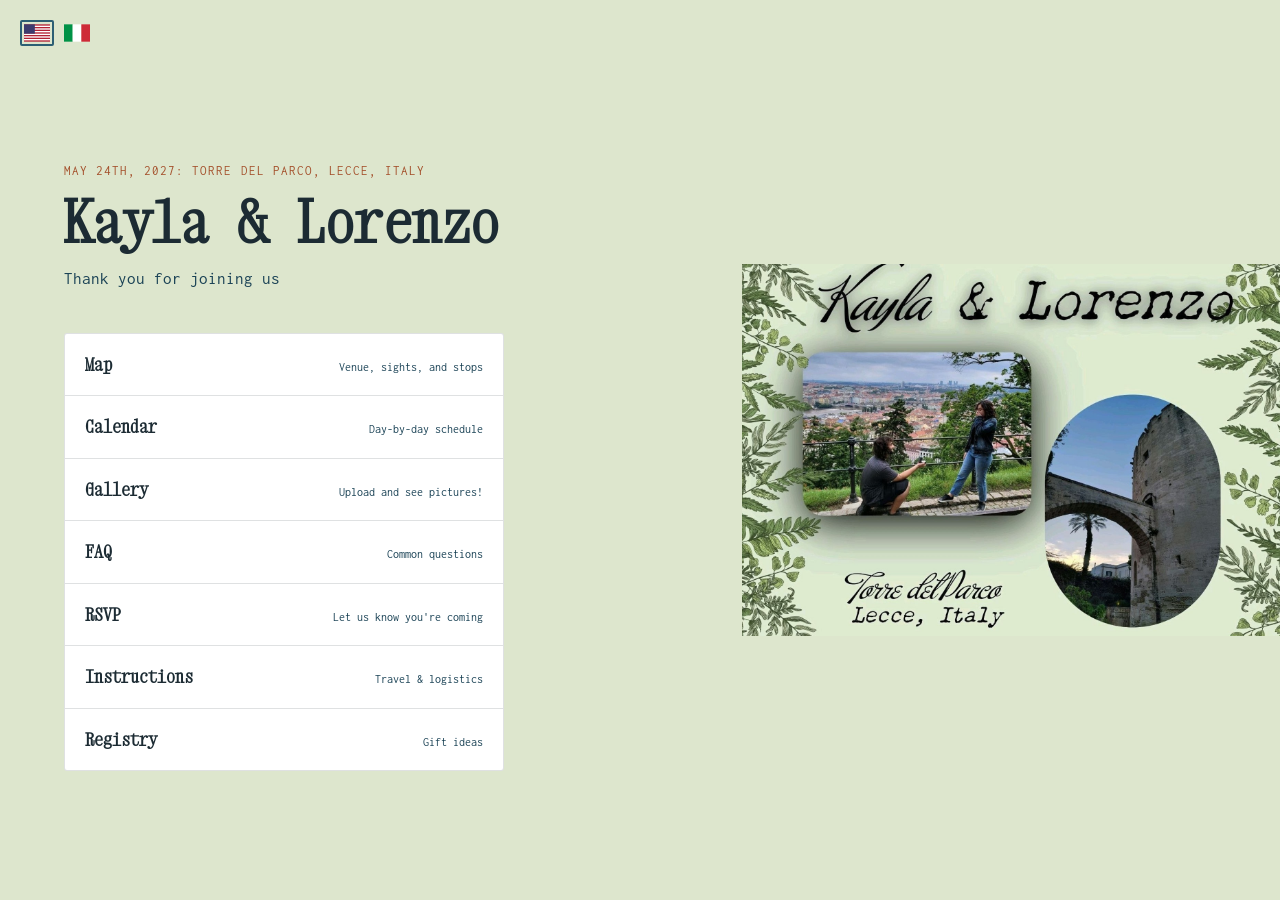
<file: index.html>
<!DOCTYPE html>
<html lang="en">
<head>
<meta charset="UTF-8" />
<meta name="viewport" content="width=device-width, initial-scale=1.0" />
<title>Kayla &amp; Lorenzo</title>
<meta name="description" content="Kayla and Lorenzo's wedding — map, calendar, FAQ, RSVP, instructions, and registry." />
<link rel="preconnect" href="https://fonts.googleapis.com">
<link rel="preconnect" href="https://fonts.gstatic.com" crossorigin>
<link href="https://fonts.googleapis.com/css2?family=Xanh+Mono:ital@0;1&family=Inconsolata:wght@200..900&display=swap" rel="stylesheet">
<link rel="stylesheet" href="assets/css/style.css?v=2" />
<link rel="stylesheet" href="assets/css/landing.css?v=3" />
</head>
<body class="landing-body">

<div class="lang-toggle" role="group" aria-label="Language">
  <button type="button" class="lang-btn active" data-lang="en" aria-pressed="true" aria-label="English">
    <svg viewBox="0 0 24 16" width="26" height="18"><g>
      <rect width="24" height="16" fill="#B22234"/>
      <g fill="#fff"><rect y="1.23" width="24" height="1.23"/><rect y="3.69" width="24" height="1.23"/><rect y="6.15" width="24" height="1.23"/><rect y="8.62" width="24" height="1.23"/><rect y="11.08" width="24" height="1.23"/><rect y="13.54" width="24" height="1.23"/></g>
      <rect width="10" height="8.62" fill="#3C3B6E"/>
    </g></svg>
  </button>
  <button type="button" class="lang-btn" data-lang="it" aria-pressed="false" aria-label="Italiano">
    <svg viewBox="0 0 24 16" width="26" height="18">
      <rect width="8" height="16" fill="#009246"/>
      <rect x="8" width="8" height="16" fill="#fff"/>
      <rect x="16" width="8" height="16" fill="#CE2B37"/>
    </svg>
  </button>
</div>

<main class="landing-split">

  <div class="landing-content">
    <p class="landing-eyebrow" data-i18n="eyebrow">May 24th, 2027: Torre del Parco, Lecce, Italy</p>
    <h1 class="landing-title">Kayla &amp; Lorenzo</h1>
    <p class="landing-tagline" data-i18n="tagline">Thank you for joining us</p>

    <nav class="landing-directory" aria-label="Site sections">
      <a href="map.html" class="directory-link">
        <span class="directory-label" data-i18n="navMap">Map</span>
        <span class="directory-note" data-i18n="navMapNote">Venue, sights, and stops</span>
      </a>
      <a href="calendar.html" class="directory-link">
        <span class="directory-label" data-i18n="navCalendar">Calendar</span>
        <span class="directory-note" data-i18n="navCalendarNote">Day-by-day schedule</span>
      </a>
      <a href="gallery.html" class="directory-link">
        <span class="directory-label" data-i18n="navRegistry">Gallery</span>
        <span class="directory-note" data-i18n="navRegistryNote">Upload and see pictures!</span>
      </a>
      <a href="faq.html" class="directory-link">
        <span class="directory-label" data-i18n="navFaq">FAQ</span>
        <span class="directory-note" data-i18n="navFaqNote">Common questions</span>
      </a>
      <a href="rsvp.html" class="directory-link">
        <span class="directory-label" data-i18n="navRsvp">RSVP</span>
        <span class="directory-note" data-i18n="navRsvpNote">Let us know you're coming</span>
      </a>
      <a href="instructions.html" class="directory-link">
        <span class="directory-label" data-i18n="navInstructions">Instructions</span>
        <span class="directory-note" data-i18n="navInstructionsNote">Travel &amp; logistics</span>
      </a>
      <a href="registry.html" class="directory-link">
        <span class="directory-label" data-i18n="navRegistry">Registry</span>
        <span class="directory-note" data-i18n="navRegistryNote">Gift ideas</span>
      </a>
    </nav>
  </div>

  <div class="landing-image-wrap">
    <img src="assets/img/hero-vertical.jpg" alt="" class="landing-image" />
  </div>

</main>

<script src="assets/js/site-config.js?v=2"></script>
<script src="assets/js/landing.js?v=3"></script>
</body>
</html>
</file>
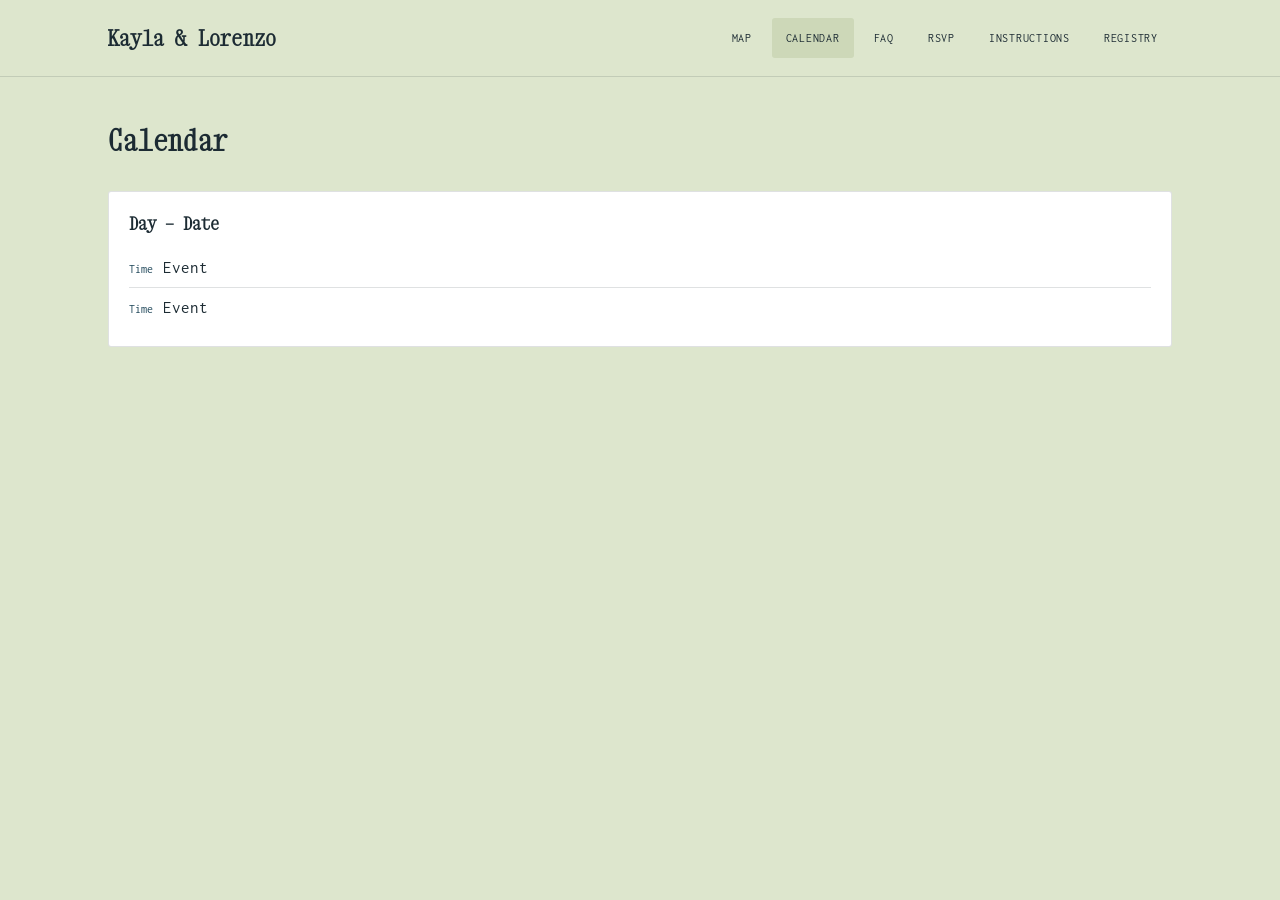
<file: calendar.html>
<!DOCTYPE html>
<html lang="en">
<head>
<meta charset="UTF-8" />
<meta name="viewport" content="width=device-width, initial-scale=1.0" />
<title>Calendar</title>
<link rel="preconnect" href="https://fonts.googleapis.com">
<link rel="preconnect" href="https://fonts.gstatic.com" crossorigin>
<link href="https://fonts.googleapis.com/css2?family=Xanh+Mono:ital@0;1&family=Inconsolata:wght@200..900&display=swap" rel="stylesheet">
<link rel="stylesheet" href="assets/css/style.css?v=2" />
</head>
<body>

<header class="site-header">
  <div class="wrap">
    <a href="index.html" class="brand">Kayla &amp; Lorenzo</a>
    <nav class="primary-nav">
      <a href="map.html" class="nav-link">Map</a>
      <a href="calendar.html" class="nav-link active">Calendar</a>
      <a href="faq.html" class="nav-link">FAQ</a>
      <a href="rsvp.html" class="nav-link">RSVP</a>
      <a href="instructions.html" class="nav-link">Instructions</a>
      <a href="registry.html" class="nav-link">Registry</a>
    </nav>
  </div>
</header>

<main>
  <div class="wrap page-content">
    <h1>Calendar</h1>

    <!-- One .day-block per day. Copy/paste this block and edit. -->
    <section class="day-block">
      <h2>Day — Date</h2>
      <ul class="event-list">
        <li><span class="event-time">Time</span>Event</li>
        <li><span class="event-time">Time</span>Event</li>
      </ul>
    </section>

  </div>
</main>

</body>
</html>
</file>
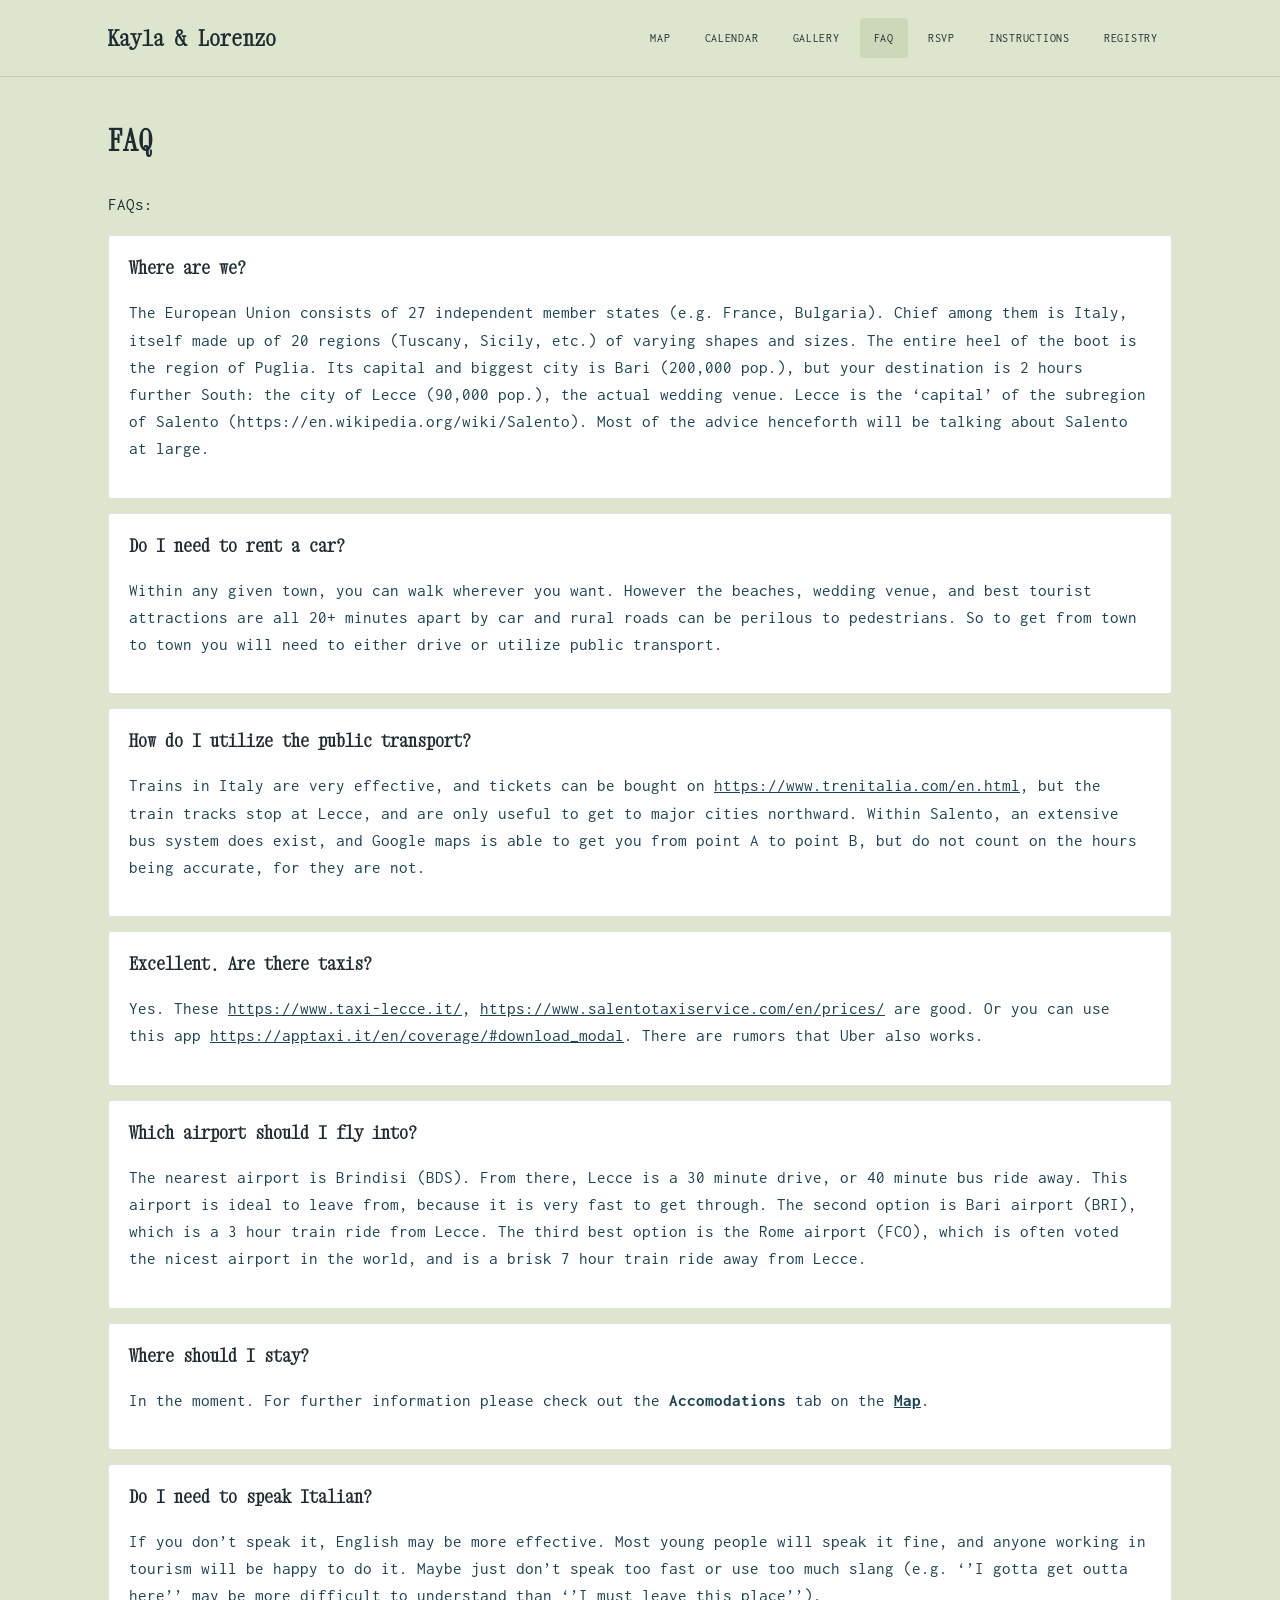
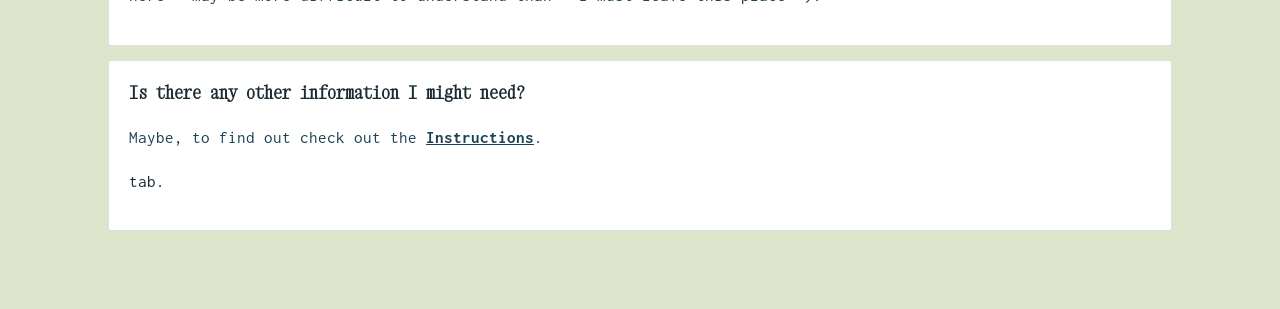
<file: faq.html>
<!DOCTYPE html>
<html lang="en">
<head>
<meta charset="UTF-8" />
<meta name="viewport" content="width=device-width, initial-scale=1.0" />
<title>FAQ</title>
<link rel="preconnect" href="https://fonts.googleapis.com">
<link rel="preconnect" href="https://fonts.gstatic.com" crossorigin>
<link href="https://fonts.googleapis.com/css2?family=Xanh+Mono:ital@0;1&family=Inconsolata:wght@200..900&display=swap" rel="stylesheet">
<link rel="stylesheet" href="assets/css/style.css?v=2" />
</head>
<body>

<header class="site-header">
  <div class="wrap">
    <a href="index.html" class="brand">Kayla &amp; Lorenzo</a>
    <nav class="primary-nav">
      <a href="map.html" class="nav-link">Map</a>
      <a href="calendar.html" class="nav-link">Calendar</a>
      <a href="gallery.html" class="nav-link">Gallery</a>
      <a href="faq.html" class="nav-link active">FAQ</a>
      <a href="rsvp.html" class="nav-link">RSVP</a>
      <a href="instructions.html" class="nav-link">Instructions</a>
      <a href="registry.html" class="nav-link">Registry</a>
    </nav>
  </div>
</header>

<main>
  <div class="wrap page-content">
    <h1>FAQ</h1>

    <!--
      Do not edit below by hand. This content is generated automatically
      from content/faq.docx by .github/workflows/build-content.yml.
      Edit content/faq.docx, commit/push it, and this block updates itself.
    -->
    <!-- CONTENT:START -->
    <div class="rsvp-intro"><p>FAQs:</p></div>
    <div class="faq-item">
      <h2 class="faq-question">Where are we?</h2>
      <div class="faq-answer"><p>The European Union consists of 27 independent member states (e.g. France, Bulgaria). Chief among them is Italy, itself made up of 20 regions (Tuscany, Sicily, etc.) of varying shapes and sizes. The entire heel of the boot is the region of Puglia. Its capital and biggest city is Bari (200,000 pop.), but your destination is 2 hours further South: the city of Lecce (90,000 pop.), the actual wedding venue. Lecce is the ‘capital’ of the subregion of Salento (https://en.wikipedia.org/wiki/Salento). Most of the advice henceforth will be talking about Salento at large.</p></div>
    </div>
    <div class="faq-item">
      <h2 class="faq-question">Do I need to rent a car?</h2>
      <div class="faq-answer"><p>Within any given town, you can walk wherever you want. However the beaches, wedding venue, and best tourist attractions are all 20+ minutes apart by car and rural roads can be perilous to pedestrians. So to get from town to town you will need to either drive or utilize public transport.</p></div>
    </div>
    <div class="faq-item">
      <h2 class="faq-question">How do I utilize the public transport?</h2>
      <div class="faq-answer"><p>Trains in Italy are very effective, and tickets can be bought on <a href="https://www.trenitalia.com/en.html">https://www.trenitalia.com/en.html</a>, but the train tracks stop at Lecce, and are only useful to get to major cities northward. Within Salento, an extensive bus system does exist, and Google maps is able to get you from point A to point B, but do not count on the hours being accurate, for they are not.</p></div>
    </div>
    <div class="faq-item">
      <h2 class="faq-question">Excellent. Are there taxis?</h2>
      <div class="faq-answer"><p>Yes. These <a href="https://www.taxi-lecce.it/">https://www.taxi-lecce.it/</a>, <a href="https://www.salentotaxiservice.com/en/prices/">https://www.salentotaxiservice.com/en/prices/</a> are good. Or you can use this app <a href="https://apptaxi.it/en/coverage/#download_modal">https://apptaxi.it/en/coverage/#download_modal</a>. There are rumors that Uber also works.</p></div>
    </div>
    <div class="faq-item">
      <h2 class="faq-question">Which airport should I fly into?</h2>
      <div class="faq-answer"><p>The nearest airport is Brindisi (BDS). From there, Lecce is a 30 minute drive, or 40 minute bus ride away. This airport is ideal to leave from, because it is very fast to get through. The second option is Bari airport (BRI), which is a 3 hour train ride from Lecce. The third best option is the Rome airport (FCO), which is often voted the nicest airport in the world, and is a brisk 7 hour train ride away from Lecce.</p></div>
    </div>
    <div class="faq-item">
      <h2 class="faq-question">Where should I stay?</h2>
      <div class="faq-answer"><p>In the moment. For further information please check out the <strong>Accomodations</strong> tab on the <a href="https://www.kaylaandlorenzosfirstwedding.net/map.html"><strong>Map</strong></a>.</p></div>
    </div>
    <div class="faq-item">
      <h2 class="faq-question">Do I need to speak Italian?</h2>
      <div class="faq-answer"><p>If you don’t speak it, English may be more effective. Most young people will speak it fine, and anyone working in tourism will be happy to do it. Maybe just don’t speak too fast or use too much slang (e.g. ‘’I gotta get outta here’’ may be more difficult to understand than ‘’I must leave this place’’).</p></div>
    </div>
    <div class="faq-item">
      <h2 class="faq-question">Is there any other information I might need?</h2>
      <div class="faq-answer"><p>Maybe, to find out check out the  <a href="https://www.kaylaandlorenzosfirstwedding.net/instructions.html"><strong>Instructions</strong></a>.</p></div> tab.</p></div>
    </div>
    <!-- CONTENT:END -->

  </div>
</main>

</body>
</html>
</file>
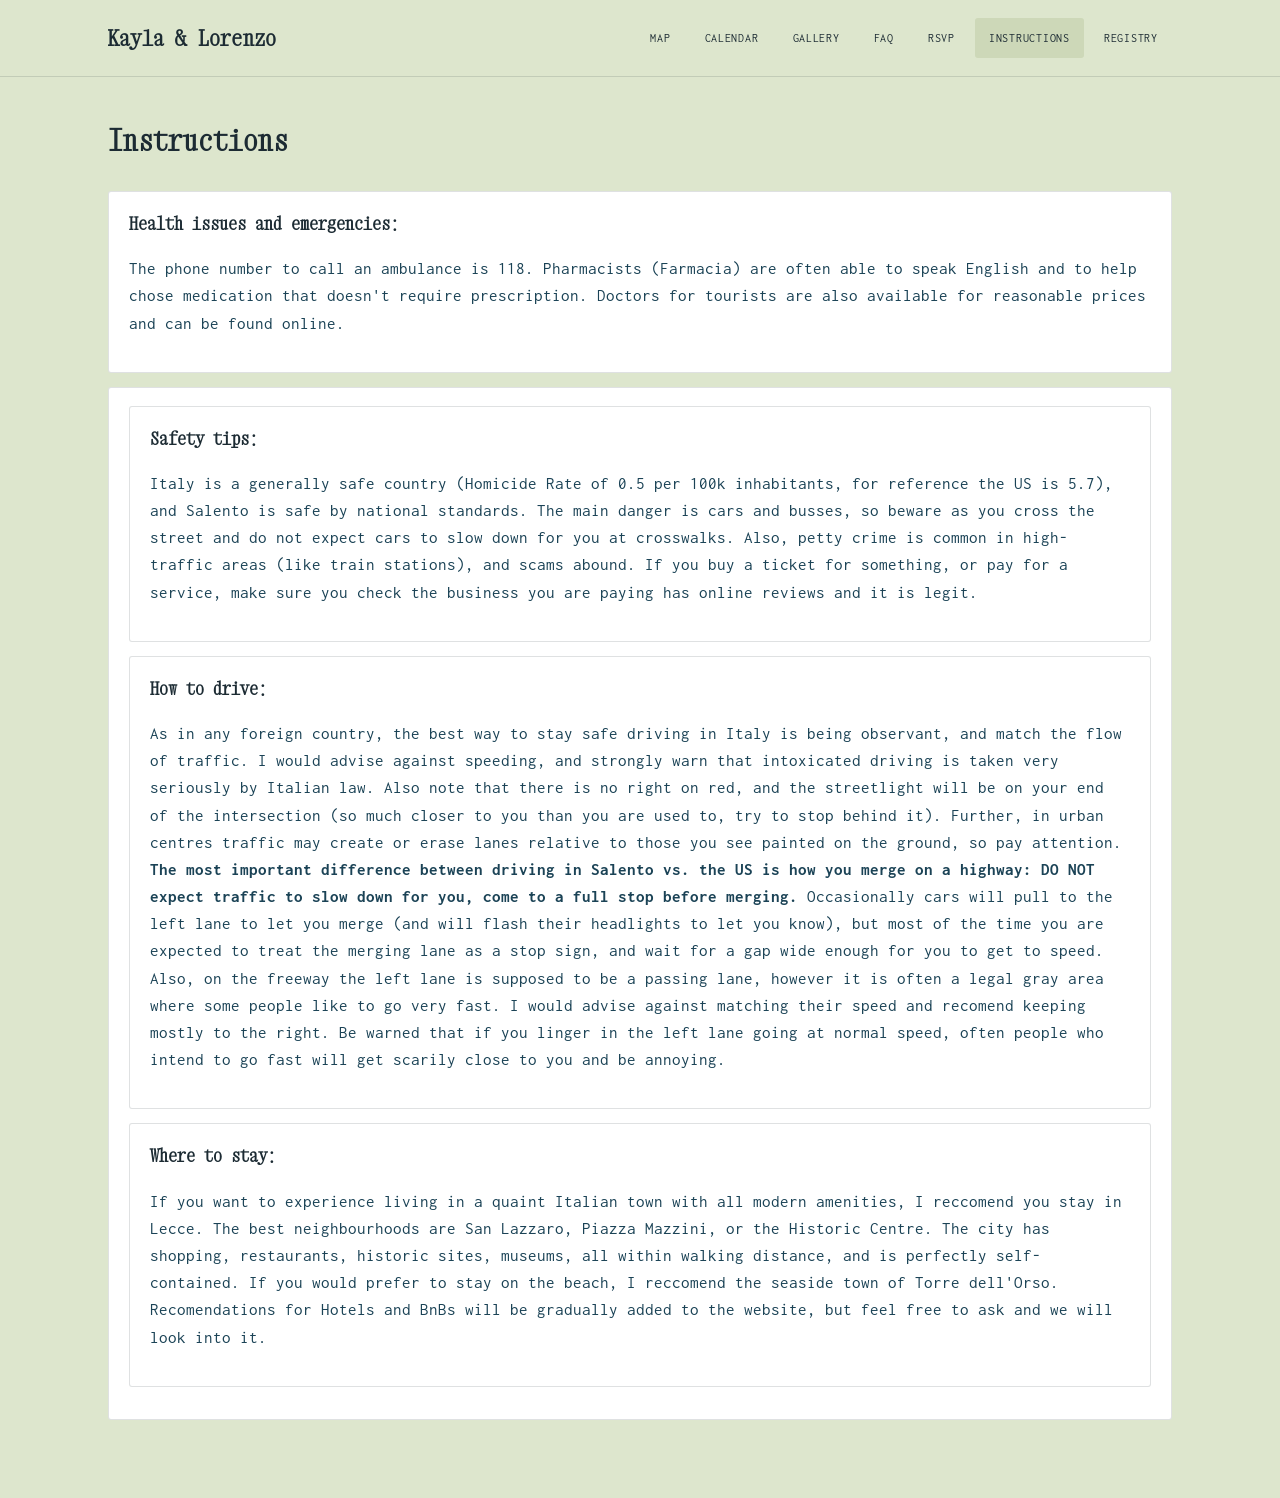
<file: instructions.html>
<!DOCTYPE html>
<html lang="en">
<head>
<meta charset="UTF-8" />
<meta name="viewport" content="width=device-width, initial-scale=1.0" />
<title>Instructions</title>
<link rel="preconnect" href="https://fonts.googleapis.com">
<link rel="preconnect" href="https://fonts.gstatic.com" crossorigin>
<link href="https://fonts.googleapis.com/css2?family=Xanh+Mono:ital@0;1&family=Inconsolata:wght@200..900&display=swap" rel="stylesheet">
<link rel="stylesheet" href="assets/css/style.css?v=2" />
</head>
<body>

<header class="site-header">
  <div class="wrap">
    <a href="index.html" class="brand">Kayla &amp; Lorenzo</a>
    <nav class="primary-nav">
      <a href="map.html" class="nav-link">Map</a>
      <a href="calendar.html" class="nav-link">Calendar</a>
      <a href="gallery.html" class="nav-link">Gallery</a>
      <a href="faq.html" class="nav-link">FAQ</a>
      <a href="rsvp.html" class="nav-link">RSVP</a>
      <a href="instructions.html" class="nav-link active">Instructions</a>
      <a href="registry.html" class="nav-link">Registry</a>
    </nav>
  </div>
</header>

<main>
  <div class="wrap page-content">
    <h1>Instructions</h1>

    <!--
      Do not edit below by hand. This content is generated automatically
      from content/instructions.docx by .github/workflows/build-content.yml.
      Edit content/instructions.docx, commit/push it, and this block updates itself.
    -->
    <!-- CONTENT:START -->
     <div class="faq-item">
      <h2 class="faq-question">Health issues and emergencies:</h2>
      <div class="faq-answer"><p>The phone number to call an ambulance is 118. Pharmacists (Farmacia) are often able to speak English and to help chose medication that doesn't require prescription. Doctors for tourists are also available for reasonable prices and can be found online. </p></div>
    </div><div class="faq-item">
    <div class="faq-item">
      <h2 class="faq-question">Safety tips:</h2>
      <div class="faq-answer"><p>Italy is a generally safe country (Homicide Rate of 0.5 per 100k inhabitants, for reference the US is 5.7), and Salento is safe by national standards. The main danger is cars and busses, so beware as you cross the street and do not expect cars to slow down for you at crosswalks. Also, petty crime is common in high-traffic areas (like train stations), and scams abound. If you buy a ticket for something, or pay for a service, make sure you check the business you are paying has online reviews and it is legit.</p></div>
    </div><div class="faq-item">
      <h2 class="faq-question">How to drive:</h2>
      <div class="faq-answer"><p>As in any foreign country, the best way to stay safe driving in Italy is being observant, and match the flow of traffic. I would advise against speeding, and strongly warn that intoxicated driving is taken very seriously by Italian law. Also note that there is no right on red, and the streetlight will be on your end of the intersection (so much closer to you than you are used to, try to stop behind it). Further, in urban centres traffic may create or erase lanes relative to those you see painted on the ground, so pay attention. <strong>The most important difference between driving in Salento vs. the US is how you merge on a highway: DO NOT expect traffic to slow down for you, come to a full stop before merging.</strong> Occasionally cars will pull to the left lane to let you merge (and will flash their headlights to let you know), but most of the time you are expected to treat the merging lane as a stop sign, and wait for a gap wide enough for you to get to speed. Also, on the freeway the left lane is supposed to be a passing lane, however it is often a legal gray area where some people like to go very fast. I would advise against matching their speed and recomend keeping mostly to the right. Be warned that if you linger in the left lane going at normal speed, often people who intend to go fast will get scarily close to you and be annoying. </p></div>
    </div>
    <div class="faq-item">
      <h2 class="faq-question">Where to stay:</h2>
      <div class="faq-answer"><p>If you want to experience living in a quaint Italian town with all modern amenities, I reccomend you stay in Lecce. The best neighbourhoods are San Lazzaro, Piazza Mazzini, or the Historic Centre. The city has shopping, restaurants, historic sites, museums, all within walking distance, and is perfectly self-contained. If you would prefer to stay on the beach, I reccomend the seaside town of Torre dell'Orso. Recomendations for Hotels and BnBs will be gradually added to the website, but feel free to ask and we will look into it.</p></div>
    </div>
    <!-- CONTENT:END -->

  </div>
</main>

</body>
</html>
</file>
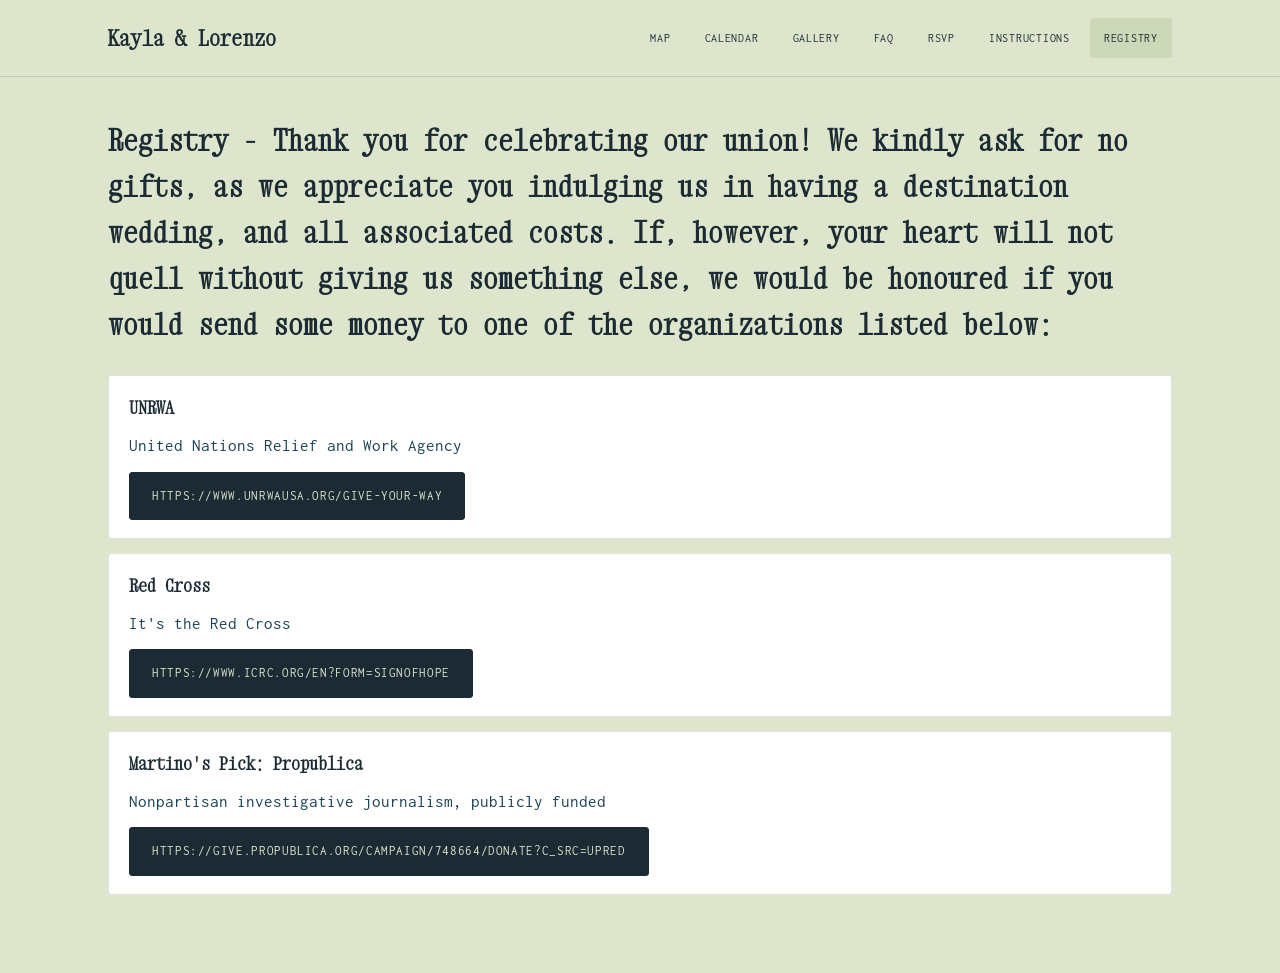
<file: registry.html>
<!DOCTYPE html>
<html lang="en">
<head>
<meta charset="UTF-8" />
<meta name="viewport" content="width=device-width, initial-scale=1.0" />
<title>Registry</title>
<link rel="preconnect" href="https://fonts.googleapis.com">
<link rel="preconnect" href="https://fonts.gstatic.com" crossorigin>
<link href="https://fonts.googleapis.com/css2?family=Xanh+Mono:ital@0;1&family=Inconsolata:wght@200..900&display=swap" rel="stylesheet">
<link rel="stylesheet" href="assets/css/style.css?v=2" />
</head>
<body>

<header class="site-header">
  <div class="wrap">
    <a href="index.html" class="brand">Kayla &amp; Lorenzo</a>
    <nav class="primary-nav">
      <a href="map.html" class="nav-link">Map</a>
      <a href="calendar.html" class="nav-link">Calendar</a>
      <a href="gallery.html" class="nav-link">Gallery</a>
      <a href="faq.html" class="nav-link">FAQ</a>
      <a href="rsvp.html" class="nav-link">RSVP</a>
      <a href="instructions.html" class="nav-link">Instructions</a>
      <a href="registry.html" class="nav-link active">Registry</a>
    </nav>
  </div>
</header>

<main>
  <div class="wrap page-content">
    <h1>Registry - Thank you for celebrating our union! We kindly ask for no gifts, as we appreciate you indulging us in having a destination wedding, and all associated costs. If, however, your heart will not quell without giving us something else, we would be honoured if you would send some money to one of the organizations listed below:</h1>

    <!-- One .registry-item per store/item. Copy/paste this block and edit. -->
    <div class="registry-item">
      <h2 class="registry-item-name">UNRWA</h2>
      <p class="registry-item-note">United Nations Relief and Work Agency</p>
      <a class="btn btn-primary" href="#">https://www.unrwausa.org/give-your-way</a>
    </div>

     <div class="registry-item">
      <h2 class="registry-item-name">Red Cross</h2>
      <p class="registry-item-note">It's the Red Cross</p>
      <a class="btn btn-primary" href="#">https://www.icrc.org/en?form=signofhope</a>
    </div>
    
     <div class="registry-item">
      <h2 class="registry-item-name">Martino's Pick: Propublica</h2>
      <p class="registry-item-note">Nonpartisan investigative journalism, publicly funded</p>
      <a class="btn btn-primary" href="#">https://give.propublica.org/campaign/748664/donate?c_src=UpRed</a>
    </div>
  </div>
</main>

</body>
</html>
</file>
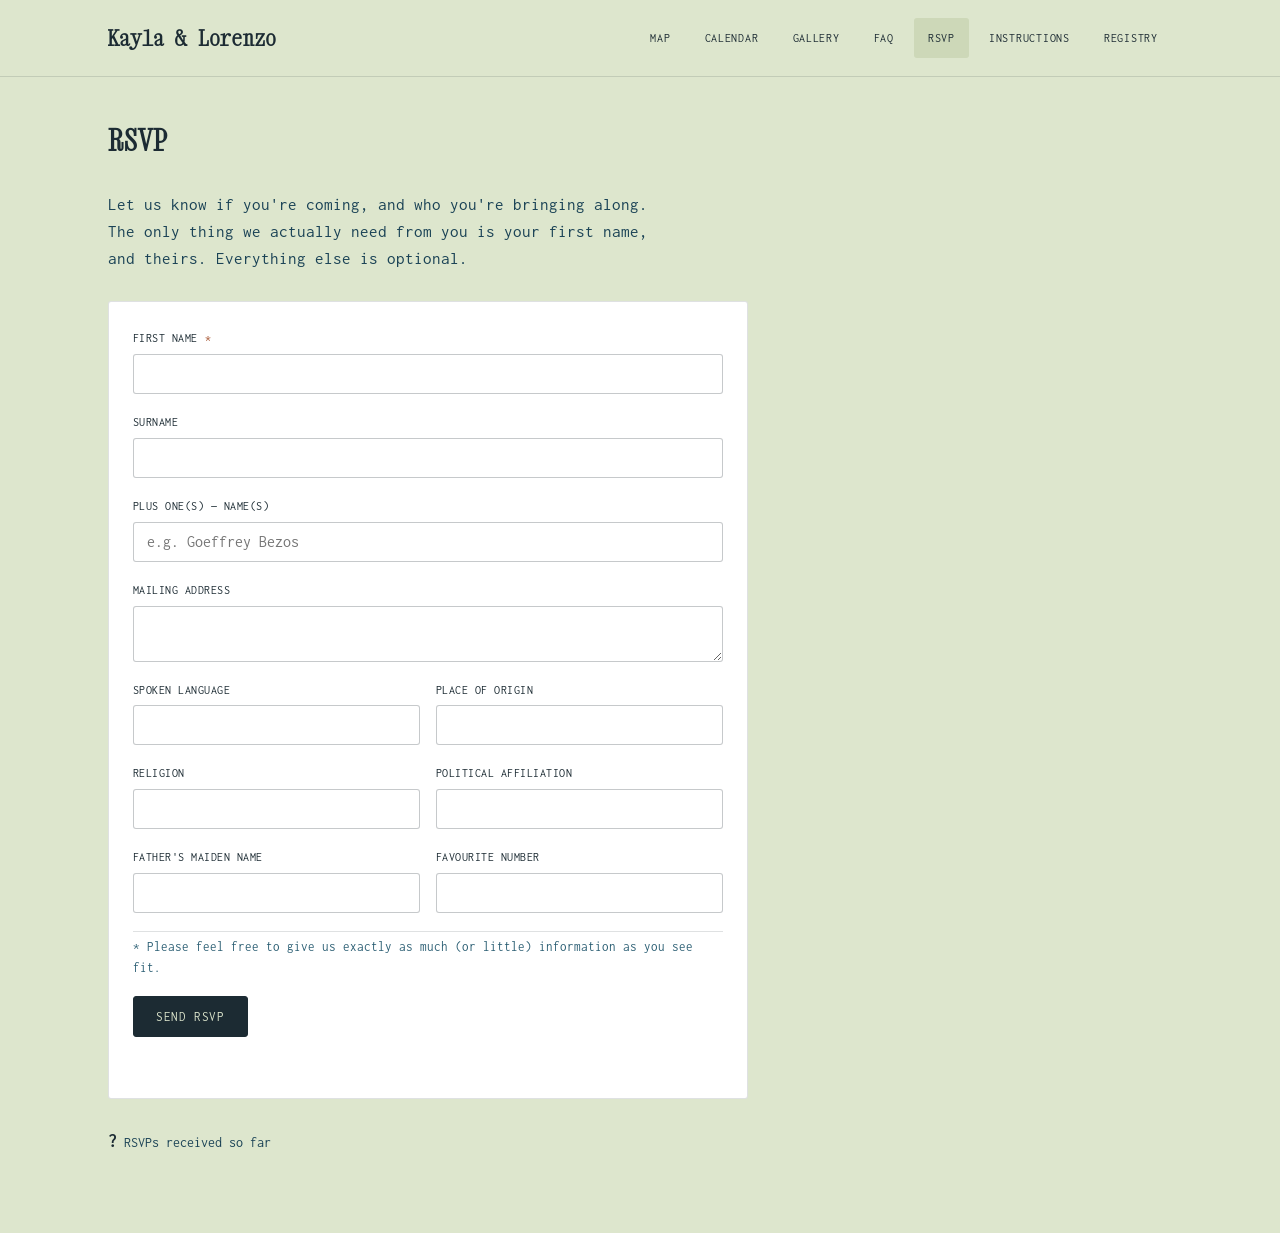
<file: rsvp.html>
<!DOCTYPE html>
<html lang="en">
<head>
<meta charset="UTF-8" />
<meta name="viewport" content="width=device-width, initial-scale=1.0" />
<title>RSVP</title>
<link rel="preconnect" href="https://fonts.googleapis.com">
<link rel="preconnect" href="https://fonts.gstatic.com" crossorigin>
<link href="https://fonts.googleapis.com/css2?family=Xanh+Mono:ital@0;1&family=Inconsolata:wght@200..900&display=swap" rel="stylesheet">
<link rel="stylesheet" href="assets/css/style.css?v=2" />
<link rel="stylesheet" href="assets/css/rsvp.css?v=1" />
</head>
<body>

<header class="site-header">
  <div class="wrap">
    <a href="index.html" class="brand">Kayla &amp; Lorenzo</a>
    <nav class="primary-nav">
      <a href="map.html" class="nav-link">Map</a>
      <a href="calendar.html" class="nav-link">Calendar</a>
      <a href="gallery.html" class="nav-link">Gallery</a>
      <a href="faq.html" class="nav-link">FAQ</a>
      <a href="rsvp.html" class="nav-link active">RSVP</a>
      <a href="instructions.html" class="nav-link">Instructions</a>
      <a href="registry.html" class="nav-link">Registry</a>
    </nav>
  </div>
</header>

<main>
  <div class="wrap page-content">
    <h1>RSVP</h1>
    <p class="rsvp-intro">Let us know if you're coming, and who you're bringing along. The only thing we actually need from you is your first name, and theirs. Everything else is optional.</p>

    <form id="rsvp-form" class="rsvp-form" novalidate>

      <div class="rsvp-field">
        <label for="rsvp-first-name">First name <span class="required-mark">*</span></label>
        <input type="text" id="rsvp-first-name" name="firstName" required autocomplete="given-name" />
      </div>

      <div class="rsvp-field">
        <label for="rsvp-last-name">Surname</label>
        <input type="text" id="rsvp-last-name" name="lastName" autocomplete="family-name" />
      </div>

      <div class="rsvp-field">
        <label for="rsvp-plus-ones">Plus one(s) — name(s)</label>
        <input type="text" id="rsvp-plus-ones" name="plusOnes" placeholder="e.g. Goeffrey Bezos" />
      </div>

      <div class="rsvp-field">
        <label for="rsvp-address">Mailing address</label>
        <textarea id="rsvp-address" name="address" rows="2"></textarea>
      </div>

      <div class="rsvp-field-grid">
        <div class="rsvp-field">
          <label for="rsvp-language">Spoken language</label>
          <input type="text" id="rsvp-language" name="spokenLanguage" data-sensitive="true" />
        </div>

        <div class="rsvp-field">
          <label for="rsvp-origin">Place of origin</label>
          <input type="text" id="rsvp-origin" name="placeOfOrigin" data-sensitive="true" />
        </div>

        <div class="rsvp-field">
          <label for="rsvp-religion">Religion</label>
          <input type="text" id="rsvp-religion" name="religion" data-sensitive="true" />
        </div>

        <div class="rsvp-field">
          <label for="rsvp-politics">Political affiliation</label>
          <input type="text" id="rsvp-politics" name="politicalAffiliation" data-sensitive="true" />
        </div>

        <div class="rsvp-field">
          <label for="rsvp-mothers-maiden">Father's maiden name</label>
          <input type="text" id="rsvp-mothers-maiden" name="fathersMaidenName" autocomplete="off" data-sensitive="true" />
        </div>

        <div class="rsvp-field">
          <label for="rsvp-fav-number">Favourite number</label>
          <input type="text" id="rsvp-fav-number" name="favouriteNumber" data-sensitive="true" />
        </div>
      </div>

      <p id="rsvp-confirm-warning" class="rsvp-confirm-warning" hidden>Are you sure you want me to have this?</p>

      <p class="rsvp-disclaimer">* Please feel free to give us exactly as much (or little) information as you see fit.</p>

      <button type="submit" class="btn btn-primary rsvp-submit">Send RSVP</button>
      <p id="rsvp-status" class="rsvp-status" role="status" aria-live="polite"></p>
    </form>

    <p class="rsvp-counter" id="rsvp-counter">
      <span id="rsvp-counter-number">—</span> RSVPs received so far
    </p>

  </div>
</main>

<script src="assets/js/site-config.js?v=2"></script>
<script src="assets/js/rsvp.js?v=1"></script>
</body>
</html>
</file>
<file: assets/css/style.css>
/* ============================================================
   PUGLIA TRIP — design tokens
   Palette drawn from the region itself: whitewashed trulli,
   the Adriatic, olive groves, sun-baked limestone, and the
   ochre/rust glaze of Grottaglie pottery.
   ============================================================ */

:root {
  /* color */
  --ink: #1c2b33;
  --sea-deep: #1b4356;
  --sea: #2c5f74;
  --sea-light: #6f9aad;
  --whitewash: #dde6cd;
  --whitewash-dim: #cdd8b8;
  --limestone: #ddd2bc;
  --olive: #6e7f4b;
  --olive-dark: #4d5a35;
  --ochre: #c6862e;
  --rust: #a4502b;

  /* type */
  --font-display: "Xanh Mono", "Iowan Old Style", serif;
  --font-body: "Inconsolata", -apple-system, BlinkMacSystemFont, sans-serif;
  --font-mono: "Inconsolata", ui-monospace, monospace;

  /* layout */
  --max-width: 1120px;
  --radius: 3px;
  --border: 1px solid rgba(28, 43, 51, 0.14);
}

* {
  box-sizing: border-box;
}

html {
  scroll-behavior: smooth;
}

body {
  margin: 0;
  background: var(--whitewash);
  color: var(--ink);
  font-family: var(--font-body);
  font-size: 17px;
  line-height: 1.6;
  -webkit-font-smoothing: antialiased;
}

img {
  max-width: 100%;
  display: block;
}

a {
  color: inherit;
}

.wrap {
  max-width: var(--max-width);
  margin: 0 auto;
  padding: 0 28px;
}

/* ---------- stone-wall divider (signature texture) ----------
   A rough approximation of pietra a secco dry-stone coursing,
   used as a section break instead of a plain <hr>. */
.stone-wall {
  height: 14px;
  width: 100%;
  background-image:
    repeating-linear-gradient(90deg,
      rgba(28,43,51,0.10) 0px, rgba(28,43,51,0.10) 1px,
      transparent 1px, transparent 64px),
    repeating-linear-gradient(90deg,
      rgba(28,43,51,0.07) 0px, rgba(28,43,51,0.07) 1px,
      transparent 1px, transparent 41px);
  background-color: var(--limestone);
  opacity: 0.55;
}

/* ---------- header / nav ---------- */
.site-header {
  position: sticky;
  top: 0;
  z-index: 50;
  background: var(--whitewash);
  border-bottom: var(--border);
}

.site-header .wrap {
  display: flex;
  align-items: center;
  justify-content: space-between;
  height: 76px;
}

.brand {
  font-family: var(--font-display);
  font-weight: 600;
  font-size: 1.35rem;
  text-decoration: none;
  color: var(--ink);
  letter-spacing: 0.01em;
  display: flex;
  align-items: center;
  gap: 10px;
}

.brand-mark {
  width: 22px;
  height: 22px;
  flex-shrink: 0;
}

nav.primary-nav {
  display: flex;
  align-items: center;
  gap: 6px;
}

.nav-link {
  font-family: var(--font-mono);
  font-size: 0.78rem;
  letter-spacing: 0.06em;
  text-transform: uppercase;
  text-decoration: none;
  color: var(--ink);
  padding: 10px 14px;
  border-radius: var(--radius);
  transition: background 0.15s ease;
}

.nav-link:hover,
.nav-link.active {
  background: var(--whitewash-dim);
}

/* ---------- buttons ---------- */
.btn {
  display: inline-flex;
  align-items: center;
  gap: 8px;
  font-family: var(--font-mono);
  font-size: 0.8rem;
  letter-spacing: 0.05em;
  text-transform: uppercase;
  text-decoration: none;
  padding: 13px 22px;
  border-radius: var(--radius);
  border: 1px solid var(--ink);
  transition: all 0.15s ease;
  cursor: pointer;
}

.btn-primary {
  background: var(--ink);
  color: var(--whitewash);
}

.btn-primary:hover {
  background: var(--sea-deep);
  border-color: var(--sea-deep);
}

.btn-ghost {
  background: transparent;
  color: var(--ink);
}

.btn-ghost:hover {
  background: var(--whitewash-dim);
}

/* ---------- map page ---------- */
.map-layout {
  display: flex;
  gap: 28px;
  padding: 40px 28px 56px;
  align-items: flex-start;
}

.map-sidebar {
  width: 300px;
  flex-shrink: 0;
  display: flex;
  flex-direction: column;
  gap: 4px;
  position: sticky;
  top: 96px;
}

.map-tabs {
  display: flex;
  flex-direction: column;
  gap: 2px;
  border: var(--border);
  border-radius: var(--radius);
  overflow: hidden;
  background: #fff;
}

.map-tab {
  display: flex;
  align-items: center;
  gap: 10px;
  text-align: left;
  font-family: var(--font-body);
  font-size: 0.92rem;
  font-weight: 500;
  color: var(--ink);
  background: none;
  border: none;
  border-left: 3px solid transparent;
  padding: 13px 16px;
  cursor: pointer;
  transition: background 0.15s ease, border-color 0.15s ease;
}

.map-tab::before {
  content: "";
  width: 8px;
  height: 8px;
  border-radius: 50%;
  background: var(--tab-color, var(--ink));
  flex-shrink: 0;
}

.map-tab:hover {
  background: var(--whitewash-dim);
}

.map-tab.active {
  background: var(--whitewash-dim);
  border-left-color: var(--tab-color, var(--ink));
  font-weight: 600;
}

.map-stop-list {
  margin-top: 14px;
  display: flex;
  flex-direction: column;
  gap: 6px;
  max-height: calc(100vh - 320px);
  overflow-y: auto;
  padding-right: 4px;
}

.map-stop-item {
  display: flex;
  align-items: flex-start;
  gap: 10px;
  text-align: left;
  background: #fff;
  border: var(--border);
  border-radius: var(--radius);
  padding: 12px 14px;
  cursor: pointer;
  font-family: var(--font-body);
  transition: border-color 0.15s ease, transform 0.1s ease;
}

.map-stop-item:hover {
  border-color: var(--stop-color, var(--sea));
  transform: translateX(2px);
}

.map-stop-dot {
  width: 9px;
  height: 9px;
  border-radius: 50%;
  background: var(--stop-color, var(--ink));
  margin-top: 5px;
  flex-shrink: 0;
}

.map-stop-text {
  display: flex;
  flex-direction: column;
  gap: 2px;
}

.map-stop-name {
  font-family: var(--font-display);
  font-size: 0.98rem;
  font-weight: 600;
  color: var(--sea-deep);
  text-decoration: underline;
  width: fit-content;
}

.map-stop-name:hover,
.map-stop-name:focus-visible {
  color: var(--ink);
}

.map-stop-note {
  font-size: 0.82rem;
  color: var(--sea-deep);
  line-height: 1.4;
}

.map-stop-empty {
  font-family: var(--font-mono);
  font-size: 0.82rem;
  color: var(--sea);
  padding: 10px 2px;
}

.map-main {
  flex: 1;
  min-width: 0;
}

.map-shell {
  width: 100%;
  height: 640px;
  border: var(--border);
  border-radius: var(--radius);
  overflow: hidden;
  background: var(--limestone);
}

#map {
  width: 100%;
  height: 100%;
}

.map-note {
  margin-top: 16px;
  padding: 16px 18px;
  background: rgba(198, 134, 46, 0.1);
  border: 1px solid rgba(198, 134, 46, 0.35);
  border-radius: var(--radius);
  font-size: 0.9rem;
  color: var(--ink);
}

.map-note code {
  font-family: var(--font-mono);
  background: rgba(28, 43, 51, 0.08);
  padding: 1px 5px;
  border-radius: 2px;
}

/* ---------- generic content page (calendar / FAQ / registry) ---------- */
.page-content {
  padding: 40px 28px 64px;
}

.page-content h1 {
  font-family: var(--font-display);
  font-size: 1.8rem;
  margin: 0 0 28px;
}

.day-block,
.faq-item,
.registry-item {
  border: var(--border);
  border-radius: var(--radius);
  background: #fff;
  padding: 18px 20px;
  margin-bottom: 14px;
}

.day-block h2,
.faq-question,
.registry-item-name {
  font-family: var(--font-display);
  font-size: 1.1rem;
  margin: 0 0 10px;
}

.event-list {
  list-style: none;
  margin: 0;
  padding: 0;
}

.event-list li {
  padding: 6px 0;
  border-top: var(--border);
}

.event-list li:first-child {
  border-top: none;
}

.event-time {
  font-family: var(--font-mono);
  font-size: 0.78rem;
  color: var(--sea-deep);
  margin-right: 10px;
}

.faq-answer,
.registry-item-note {
  margin: 0;
  color: var(--sea-deep);
}

.registry-item .btn {
  margin-top: 12px;
}

/* ---------- footer ---------- */
footer.site-footer {
  border-top: var(--border);
  padding: 40px 0;
  margin-top: 40px;
}

footer.site-footer .wrap {
  display: flex;
  justify-content: space-between;
  align-items: center;
  flex-wrap: wrap;
  gap: 12px;
  font-family: var(--font-mono);
  font-size: 0.76rem;
  color: var(--sea);
}

/* ---------- responsive ---------- */
@media (max-width: 720px) {
  .site-header .wrap {
    height: 64px;
  }

  nav.primary-nav {
    gap: 0;
  }

  .nav-link {
    padding: 8px 9px;
    font-size: 0.7rem;
  }

  .map-shell {
    height: 380px;
  }

  .map-layout {
    flex-direction: column;
    padding: 24px 20px 40px;
    gap: 18px;
  }

  .map-sidebar {
    width: 100%;
    position: static;
  }

  .map-tabs {
    flex-direction: row;
    overflow-x: auto;
  }

  .map-tab {
    border-left: none;
    border-bottom: 3px solid transparent;
    white-space: nowrap;
  }

  .map-tab.active {
    border-bottom-color: var(--tab-color, var(--ink));
  }

  .map-stop-list {
    max-height: 320px;
  }
}

/* accessibility */
a:focus-visible,
button:focus-visible,
[role="button"]:focus-visible {
  outline: 2px solid var(--sea);
  outline-offset: 2px;
}

@media (prefers-reduced-motion: reduce) {
  html {
    scroll-behavior: auto;
  }
  * {
    transition: none !important;
  }
}
</file>
<file: assets/css/landing.css>
/* ---------- lang toggle ---------- */
.lang-toggle {
  position: fixed;
  top: 20px;
  left: 20px;
  display: flex;
  gap: 6px;
  z-index: 10;
}

.lang-btn {
  border: none;
  background: transparent;
  padding: 2px;
  cursor: pointer;
  line-height: 0;
  border: 2px solid transparent;
  border-radius: 2px;
}

.lang-btn:hover {
  opacity: 0.85;
}

.lang-btn.active {
  opacity: 1;
  border-color: var(--sea);
}

/* ---------- split layout ---------- */
.landing-split {
  flex: 1;
  display: flex;
  min-height: 100vh;
  max-width: 1600px;
  margin: 0 auto;
}

/* left: plain site background, title + directory */
.landing-content {
  flex: 1;
  min-width: 0;
  display: flex;
  flex-direction: column;
  justify-content: center;
  padding: 96px 64px 64px;
  background: var(--whitewash);
}

.landing-eyebrow {
  font-family: var(--font-mono);
  font-size: 0.8rem;
  letter-spacing: 0.08em;
  text-transform: uppercase;
  color: var(--rust);
  margin: 0 0 10px;
}

.landing-title {
  font-family: var(--font-display);
  font-weight: 600;
  font-size: clamp(2.4rem, 5vw, 3.6rem);
  color: var(--ink);
  margin: 0 0 14px;
  line-height: 1.05;
}

.landing-tagline {
  font-size: 1.05rem;
  color: var(--sea-deep);
  margin: 0 0 40px;
  max-width: 46ch;
}

/* directory of the site */
.landing-directory {
  display: flex;
  flex-direction: column;
  border: var(--border);
  border-radius: var(--radius);
  overflow: hidden;
  background: #fff;
  max-width: 440px;
}

.directory-link {
  display: flex;
  align-items: baseline;
  justify-content: space-between;
  gap: 16px;
  padding: 16px 20px;
  text-decoration: none;
  color: var(--ink);
  border-top: var(--border);
  transition: background 0.15s ease, padding-left 0.15s ease;
}

.directory-link:first-child {
  border-top: none;
}

.directory-link:hover,
.directory-link:focus-visible {
  background: var(--whitewash-dim);
  padding-left: 26px;
}

.directory-label {
  font-family: var(--font-display);
  font-size: 1.15rem;
  font-weight: 600;
}

.directory-note {
  font-family: var(--font-mono);
  font-size: 0.76rem;
  color: var(--sea-deep);
  text-align: right;
  white-space: nowrap;
}

/* right: vertical hero photo — visible only on wide viewports so the
   plain background stays visible/dominant on the left as requested */
.landing-image-wrap {
  flex: 0 0 42vw;
  max-width: 640px;
  overflow: hidden;
}

.landing-image {
  width: 100%;
  height: 100%;
  min-height: 100vh;
  object-fit: contain;
  object-position: center;
  display: block;
}

@media (max-width: 900px) {
  .landing-split {
    flex-direction: column;
  }

  .landing-content {
    padding: 88px 24px 32px;
    order: 2;
  }

  /* The hero image is a save-the-date graphic with text baked in, so on
     mobile it must be shown in full rather than cropped to fill a box. */
  .landing-image-wrap {
    flex: 0 0 auto;
    width: 100%;
    height: auto;
    max-height: 70vh;
    order: 1;
    background: var(--whitewash);
    display: flex;
    justify-content: center;
  }

  .landing-image {
    min-height: 0;
    height: auto;
    max-height: 70vh;
    width: auto;
    max-width: 100%;
    object-fit: contain;
  }

  .lang-toggle {
    top: 12px;
    left: 12px;
  }
}
</file>
<file: assets/css/rsvp.css>
/* ============================================================
   RSVP PAGE
   ============================================================ */

.rsvp-intro {
  color: var(--sea-deep);
  max-width: 62ch;
  margin: 0 0 28px;
}

.rsvp-form {
  background: #fff;
  border: var(--border);
  border-radius: var(--radius);
  padding: 26px 24px;
  max-width: 640px;
  display: flex;
  flex-direction: column;
  gap: 18px;
}

.rsvp-field {
  display: flex;
  flex-direction: column;
  gap: 6px;
}

.rsvp-field label {
  font-family: var(--font-mono);
  font-size: 0.78rem;
  letter-spacing: 0.04em;
  text-transform: uppercase;
  color: var(--ink);
}

.required-mark {
  color: var(--rust);
}

.rsvp-field input,
.rsvp-field textarea {
  font-family: var(--font-body);
  font-size: 0.98rem;
  padding: 11px 13px;
  border: 1px solid rgba(28, 43, 51, 0.25);
  border-radius: var(--radius);
  background: #fff;
  color: var(--ink);
  resize: vertical;
}

.rsvp-field input:focus-visible,
.rsvp-field textarea:focus-visible {
  outline: 2px solid var(--sea);
  outline-offset: 1px;
}

.rsvp-field-grid {
  display: grid;
  grid-template-columns: 1fr 1fr;
  gap: 18px 16px;
}

.rsvp-confirm-warning {
  margin: 0;
  font-family: var(--font-mono);
  font-size: 0.85rem;
  font-weight: 700;
  color: var(--ruby, #9b1b30);
}

.rsvp-disclaimer {
  font-family: var(--font-mono);
  font-size: 0.82rem;
  color: var(--sea);
  margin: 0;
  padding-top: 4px;
  border-top: var(--border);
}

.rsvp-submit {
  align-self: flex-start;
}

.rsvp-status {
  margin: 0;
  font-family: var(--font-mono);
  font-size: 0.85rem;
  min-height: 1.2em;
  color: var(--olive-dark);
}

.rsvp-status.error {
  color: var(--ruby, #9b1b30);
}

.rsvp-counter {
  margin-top: 28px;
  font-family: var(--font-mono);
  font-size: 0.9rem;
  color: var(--sea-deep);
}

#rsvp-counter-number {
  font-weight: 700;
  color: var(--ink);
  font-size: 1.1rem;
}

@media (max-width: 620px) {
  .rsvp-field-grid {
    grid-template-columns: 1fr;
  }
}
</file>
